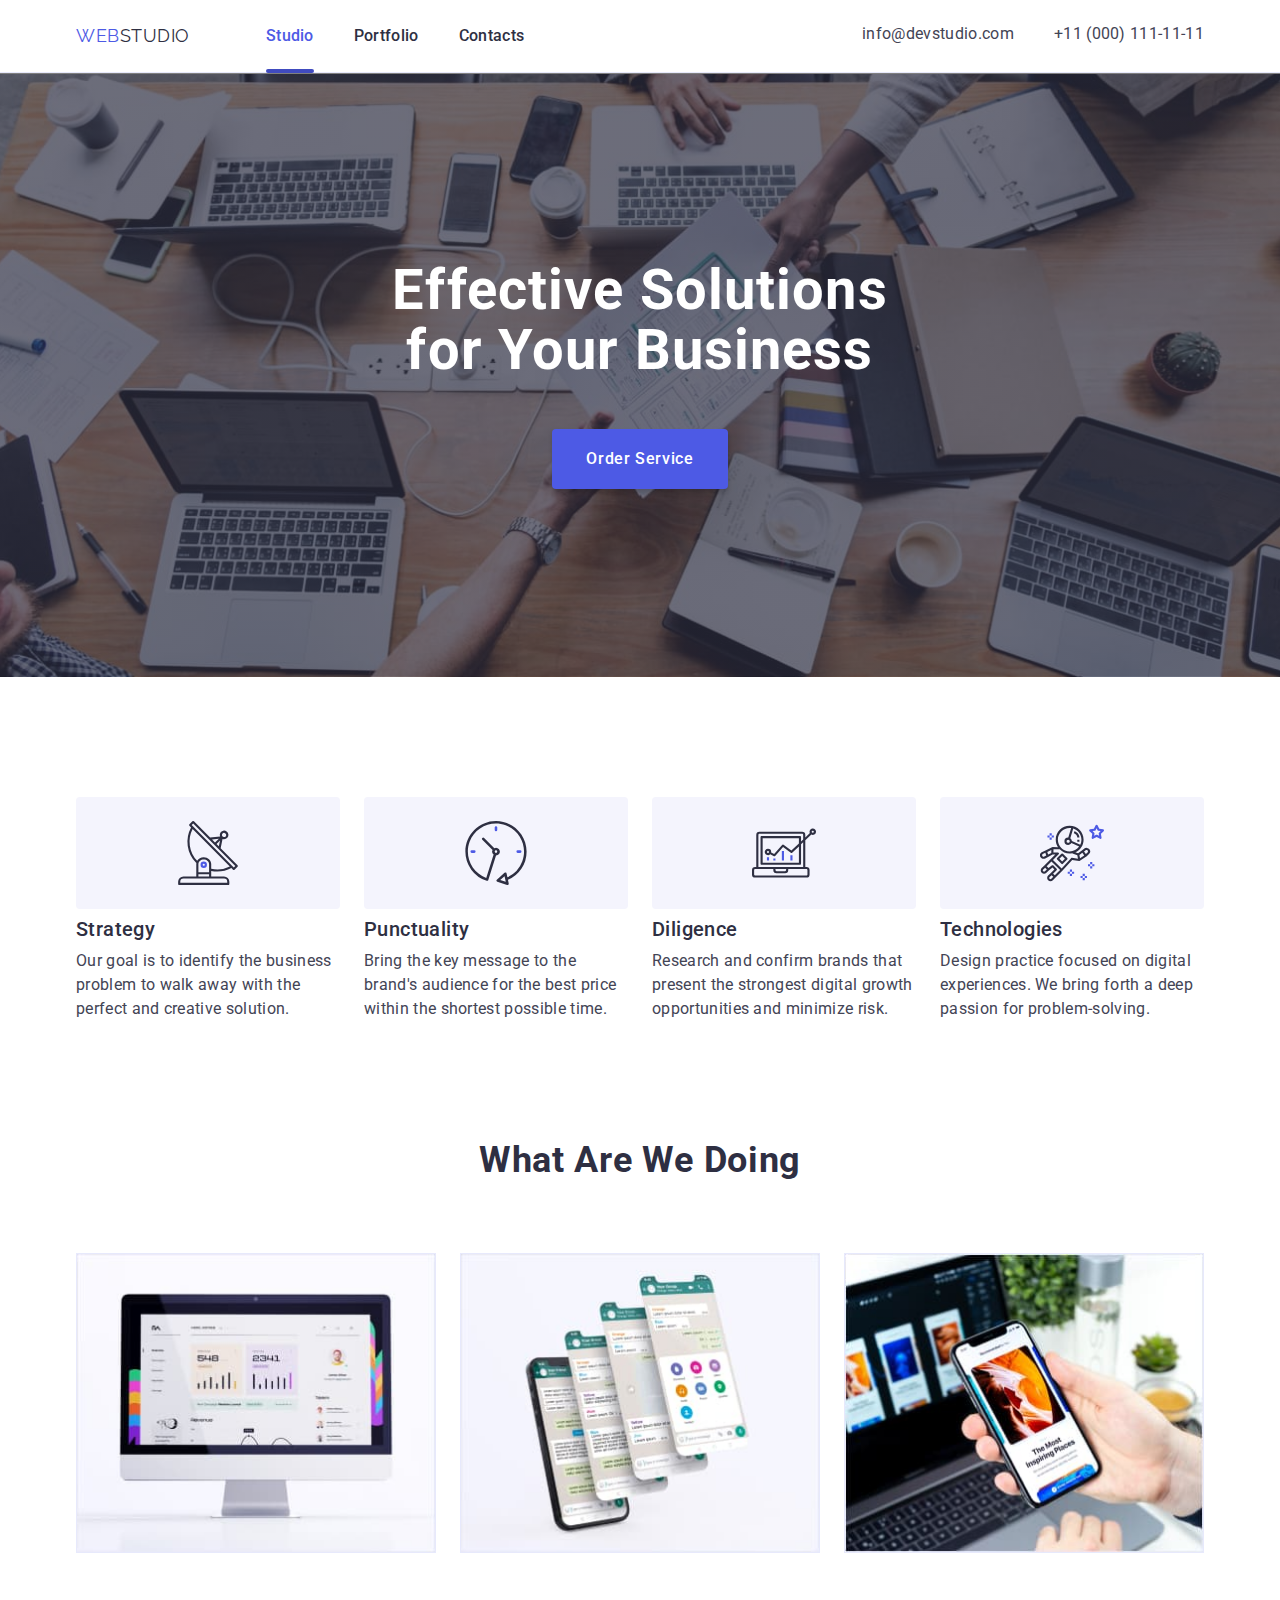
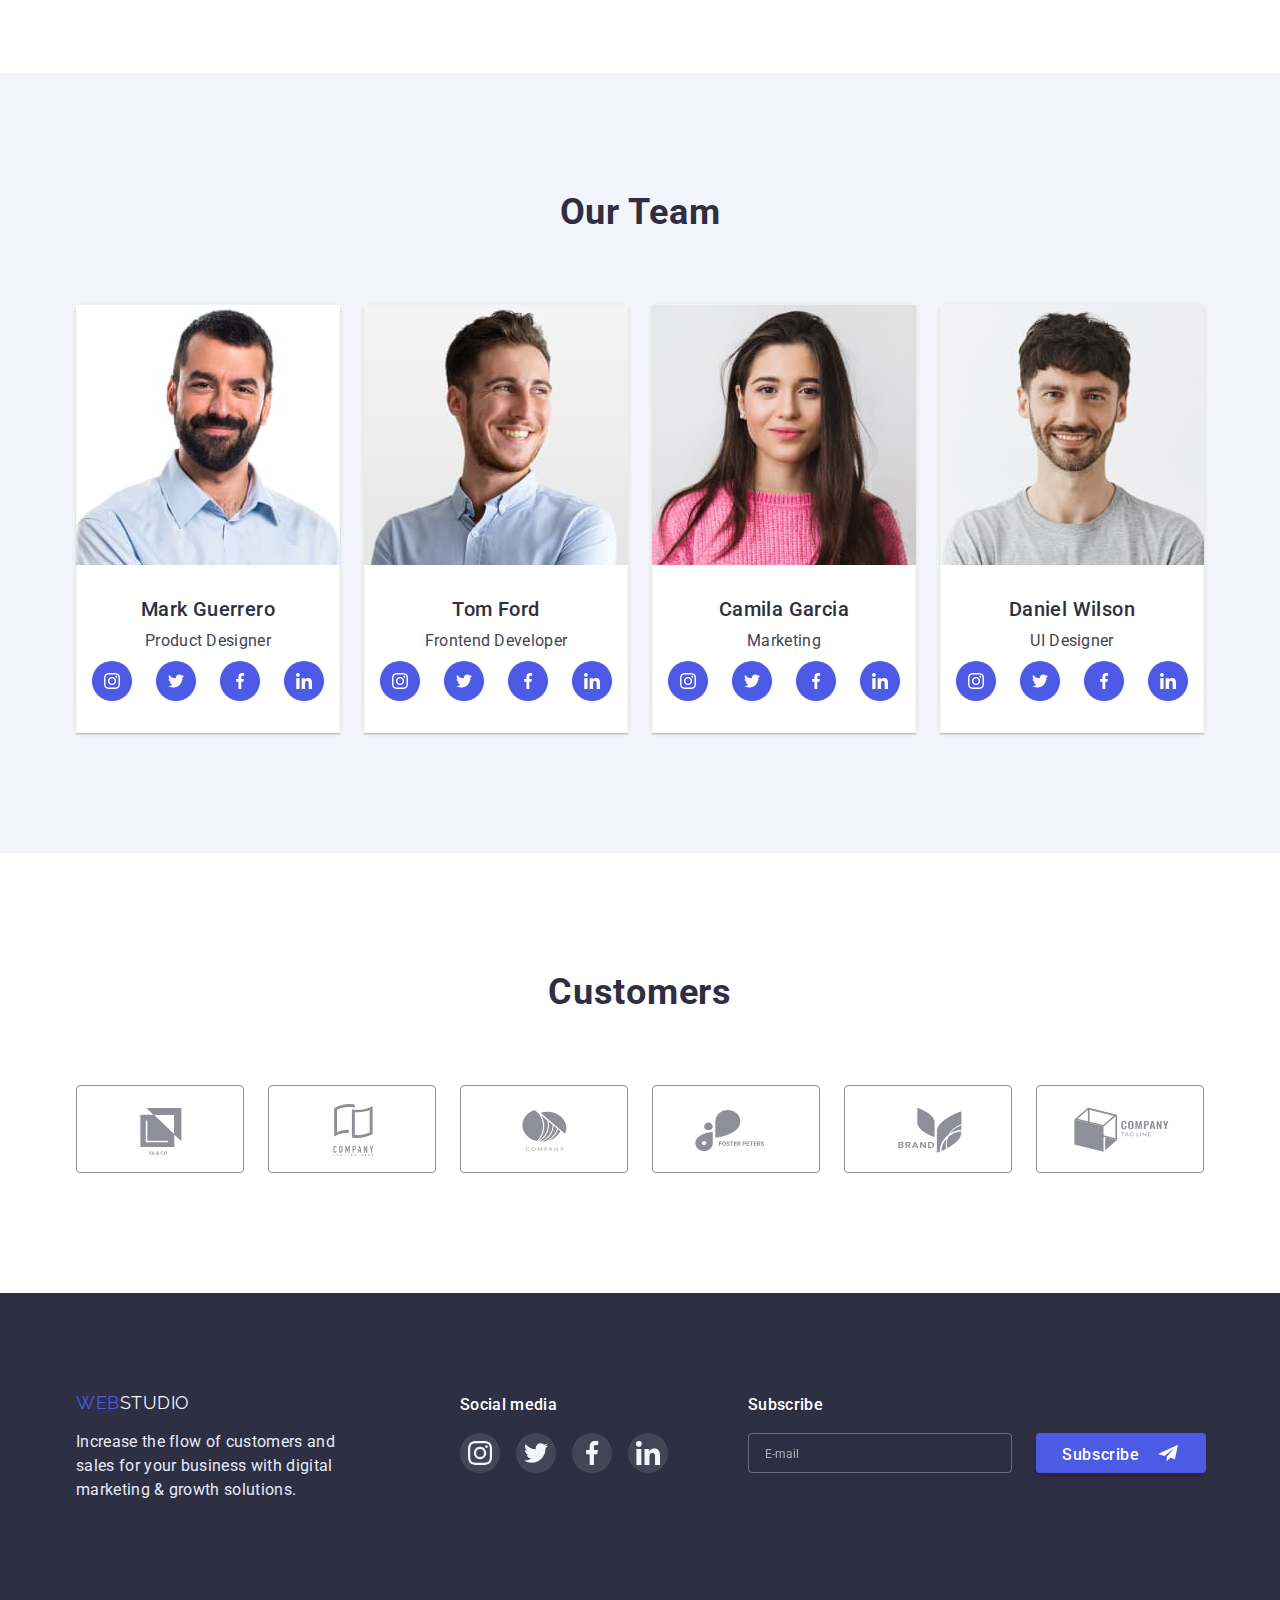
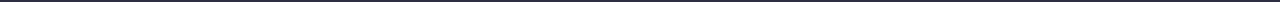
<file: index.html>
<!DOCTYPE html>
<html lang="en">
  <head>
    <meta charset="UTF-8" />
    <meta http-equiv="X-UA-Compatible" content="IE=edge" />
    <meta name="viewport" content="width=device-width, initial-scale=1.0" />
    <title>WEBSTUDIO</title>
    <link rel="preconnect" href="https://fonts.googleapis.com" />
    <link rel="preconnect" href="https://fonts.gstatic.com" crossorigin />
    <link
      href="https://fonts.googleapis.com/css2?family=Raleway:wght@800&family=Roboto:wght@400;500;700;900&display=swap"
      rel="stylesheet"
    />
    <link
      rel="stylesheet"
      href="https://cdnjs.cloudflare.com/ajax/libs/modern-normalize/1.1.0/modern-normalize.min.css"
    />
    <link rel="stylesheet" href="./css/style.css" />
    <link rel="stylesheet" href="./css/mobile.css" />
    <link rel="stylesheet" href="./css/tablet.css" />
    <link rel="stylesheet" href="./css/desktop.css" />
  </head>

  <body>
    <!-----Header----->
    <header class="header">
      <div class="container header-container">
        <nav class="header-nav">
          <a href="" class="header-logo link logo">
            <span class="primary">Web</span>Studio</a
          >
          <ul class="header-list list">
            <li class="header-item">
              <a href="./index.html" class="header-link link current">Studio</a>
            </li>
            <li class="header-item">
              <a href="./portfolio.html" class="header-link link">Portfolio</a>
            </li>
            <li class="header-item">
              <a href="./contacts" class="header-link link">Contacts</a>
            </li>
          </ul>
        </nav>
        <button type="button" class="mobile-menu-open" data-menu-open>
          <svg class="mobile-menu-open-icon" width="32" height="22">
            <use href="./images/icons.svg#icon-burger"></use>
          </svg>
        </button>

        <ul class="header-info-list list">
          <li class="info-item">
            <a
              href="mailto:info@devstudio.com"
              class="header-info header-mail link"
              >info@devstudio.com</a
            >
          </li>
          <li class="info-item">
            <a href="tel:+110001111111" class="header-info link"
              >+11 (000) 111-11-11</a
            >
          </li>
        </ul>
      </div>

      <div class="mobile-menu is-hidden" data-menu>
        <div class="container">
          <div class="mobile-menu-top">
            <button type="button" class="mobile-menu-close-btn" data-menu-close>
              <svg class="mobile-menu-close-icon" width="8" height="8">
                <use href="./images/icons.svg#close-btn-modal"></use>
              </svg>
            </button>
            <nav>
              <ul class="menu-list list">
                <li class="menu-item">
                  <a href="./index.html" class="menu-link link current"
                    >Studio</a
                  >
                </li>
                <li class="menu-item">
                  <a href="./portfolio.html" class="menu-link link"
                    >Portfolio</a
                  >
                </li>
                <li class="menu-item">
                  <a href="./contacts" class="menu-link link">Contacts</a>
                </li>
              </ul>
            </nav>
          </div>

          <div class="mobile-menu-bottom">
            <ul class="menu-info-list list">
              <li class="menu-info-item">
                <a href="tel:+110001111111" class="menu-info-tel link"
                  >+11 (000) 111-11-11</a
                >
              </li>
              <li class="menu-info-item">
                <a href="mailto:info@devstudio.com" class="menu-info-mail link"
                  >info@devstudio.com</a
                >
              </li>
            </ul>

            <ul class="menu-icon-list list">
              <li class="menu-icon-item">
                <a href="" class="menu-icon-link">
                  <svg class="menu-icon-svg" width="24" height="24">
                    <use href="./images/icons.svg#icon-instagram"></use>
                  </svg>
                </a>
              </li>
              <li class="menu-icon-item">
                <a href="" class="menu-icon-link">
                  <svg class="menu-icon-svg" width="24" height="24">
                    <use href="./images/icons.svg#icon-twitter"></use>
                  </svg>
                </a>
              </li>
              <li class="menu-icon-item">
                <a href="" class="menu-icon-link">
                  <svg class="menu-icon-svg" width="24" height="24">
                    <use href="./images/icons.svg#icon-facebook"></use>
                  </svg>
                </a>
              </li>
              <li class="menu-icon-item">
                <a href="" class="menu-icon-link">
                  <svg class="menu-icon-svg" width="24" height="24">
                    <use href="./images/icons.svg#icon-linkedin"></use>
                  </svg>
                </a>
              </li>
            </ul>
          </div>
        </div>
      </div>
    </header>

    <main>
      <!-----Hero----->
      <section class="hero section hero-overlay">
        <div class="hero-container container">
          <h1 class="hero-title">Effective Solutions for Your Business</h1>
          <button type="button" class="hero-btn button" data-modal-open>
            Order Service
          </button>
        </div>
      </section>

      <!-----Strategy----->
      <section class="strategy section">
        <div class="container">
          <h2 class="strategy-title visually-hidden">
            Our main principles in work
          </h2>
          <ul class="strategy-list list">
            <li class="strategy-item icon-strategy">
              <div class="strategy-container">
                <h3 class="strategy-subtitle subtitle">Strategy</h3>
                <p class="strategy-text text">
                  Our goal is to identify the business problem to walk away with
                  the perfect and creative solution.
                </p>
              </div>
            </li>
            <li class="strategy-item icon-punctuality">
              <div class="strategy-container">
                <h3 class="strategy-subtitle subtitle">Punctuality</h3>
                <p class="strategy-text text">
                  Bring the key message to the brand's audience for the best
                  price within the shortest possible time.
                </p>
              </div>
            </li>
            <li class="strategy-item icon-diligence">
              <div class="strategy-container">
                <h3 class="strategy-subtitle subtitle">Diligence</h3>
                <p class="strategy-text text">
                  Research and confirm brands that present the strongest digital
                  growth opportunities and minimize risk.
                </p>
              </div>
            </li>
            <li class="strategy-item icon-technologies">
              <div class="strategy-container">
                <h3 class="strategy-subtitle subtitle">Technologies</h3>
                <p class="strategy-text text">
                  Design practice focused on digital experiences. We bring forth
                  a deep passion for problem-solving.
                </p>
              </div>
            </li>
          </ul>
        </div>
      </section>

      <!-----Result----->
      <section class="result section">
        <div class="container">
          <h2 class="result-title title">What are we doing</h2>
          <ul class="result-list list">
            <li class="result-item">
              <img
                class="result-img"
                srcset="./images/product1@2x.jpg 2x"
                src="./images/product1.jpg"
                alt="The monitor shows the website"
                width="360"
                height="300"
              />
            </li>
            <li class="result-item">
              <img
                class="result-img"
                srcset="./images/product2@2x.jpg 2x"
                src="./images/product2.jpg"
                alt="The messenger in a smartphone"
                width="360"
                height="300"
              />
            </li>
            <li class="result-item">
              <img
                class="result-img"
                srcset="./images/product3@2x.jpg 2x"
                src="./images/product3.jpg"
                alt="Multiplatform apps on the computer and the phone"
                width="360"
                height="300"
              />
            </li>
          </ul>
        </div>
      </section>

      <!-----Team----->
      <section class="team section">
        <div class="container">
          <h2 class="team-title title">Our team</h2>
          <ul class="team-list list">
            <li class="team-item">
              <img
                class="team-img"
                srcset="
                  ./images/foto-team1.jpg    1x,
                  ./images/foto-team1@2x.jpg 2x
                "
                src="./images/foto-team1.jpg"
                alt="Mark Guerrero"
                width="264"
                height="260"
              />
              <div class="team-container">
                <h3 class="team-subtitle subtitle">Mark Guerrero</h3>
                <p class="team-text text">Product Designer</p>
                <ul class="team-icon-list list">
                  <li class="team-icon-item">
                    <a href="" class="team-icon-link">
                      <svg class="team-icon-svg" width="16" height="16">
                        <use href="./images/icons.svg#icon-instagram"></use>
                      </svg>
                    </a>
                  </li>
                  <li class="team-icon-item">
                    <a href="" class="team-icon-link">
                      <svg class="team-icon-svg" width="16" height="16">
                        <use href="./images/icons.svg#icon-twitter"></use>
                      </svg>
                    </a>
                  </li>
                  <li class="team-icon-item">
                    <a href="" class="team-icon-link">
                      <svg class="team-icon-svg" width="16" height="16">
                        <use href="./images/icons.svg#icon-facebook"></use>
                      </svg>
                    </a>
                  </li>
                  <li class="team-icon-item">
                    <a href="" class="team-icon-link">
                      <svg class="team-icon-svg" width="16" height="16">
                        <use href="./images/icons.svg#icon-linkedin"></use>
                      </svg>
                    </a>
                  </li>
                </ul>
              </div>
            </li>

            <li class="team-item">
              <img
                class="team-img"
                srcset="
                  ./images/foto-team2.jpg    1x,
                  ./images/foto-team2@2x.jpg 2x
                "
                src="./images/foto-team2.jpg"
                alt="Tom Ford"
                width="264"
                height="260"
              />
              <div class="team-container">
                <h3 class="team-subtitle subtitle">Tom Ford</h3>
                <p class="team-text text">Frontend Developer</p>
                <ul class="team-icon-list list">
                  <li class="team-icon-item">
                    <a href="" class="team-icon-link">
                      <svg class="team-icon-svg" width="16" height="16">
                        <use href="./images/icons.svg#icon-instagram"></use>
                      </svg>
                    </a>
                  </li>
                  <li class="team-icon-item">
                    <a href="" class="team-icon-link">
                      <svg class="team-icon-svg" width="16" height="16">
                        <use href="./images/icons.svg#icon-twitter"></use>
                      </svg>
                    </a>
                  </li>
                  <li class="team-icon-item">
                    <a href="" class="team-icon-link">
                      <svg class="team-icon-svg" width="16" height="16">
                        <use href="./images/icons.svg#icon-facebook"></use>
                      </svg>
                    </a>
                  </li>
                  <li class="team-icon-item">
                    <a href="" class="team-icon-link">
                      <svg class="team-icon-svg" width="16" height="16">
                        <use href="./images/icons.svg#icon-linkedin"></use>
                      </svg>
                    </a>
                  </li>
                </ul>
              </div>
            </li>
            <li class="team-item">
              <img
                class="team-img"
                srcset="
                  ./images/foto-team3.jpg    1x,
                  ./images/foto-team3@2x.jpg 2x
                "
                src="./images/foto-team3.jpg"
                alt="Camila Garcia"
                width="264"
                height="260"
              />
              <div class="team-container">
                <h3 class="team-subtitle subtitle">Camila Garcia</h3>
                <p class="team-text text">Marketing</p>
                <ul class="team-icon-list list">
                  <li class="team-icon-item">
                    <a href="" class="team-icon-link">
                      <svg class="team-icon-svg" width="16" height="16">
                        <use href="./images/icons.svg#icon-instagram"></use>
                      </svg>
                    </a>
                  </li>
                  <li class="team-icon-item">
                    <a href="" class="team-icon-link">
                      <svg class="team-icon-svg" width="16" height="16">
                        <use href="./images/icons.svg#icon-twitter"></use>
                      </svg>
                    </a>
                  </li>
                  <li class="team-icon-item">
                    <a href="" class="team-icon-link">
                      <svg class="team-icon-svg" width="16" height="16">
                        <use href="./images/icons.svg#icon-facebook"></use>
                      </svg>
                    </a>
                  </li>
                  <li class="team-icon-item">
                    <a href="" class="team-icon-link">
                      <svg class="team-icon-svg" width="16" height="16">
                        <use href="./images/icons.svg#icon-linkedin"></use>
                      </svg>
                    </a>
                  </li>
                </ul>
              </div>
            </li>
            <li class="team-item">
              <img
                class="team-img"
                srcset="
                  ./images/foto-team4.jpg    1x,
                  ./images/foto-team4@2x.jpg 2x
                "
                src="./images/foto-team4.jpg"
                alt="Daniel Wilson"
                width="264"
                height="260"
              />
              <div class="team-container">
                <h3 class="team-subtitle subtitle">Daniel Wilson</h3>
                <p class="team-text text">UI Designer</p>
                <ul class="team-icon-list list">
                  <li class="team-icon-item">
                    <a href="" class="team-icon-link">
                      <svg class="team-icon-svg" width="16" height="16">
                        <use href="./images/icons.svg#icon-instagram"></use>
                      </svg>
                    </a>
                  </li>
                  <li class="team-icon-item">
                    <a href="" class="team-icon-link">
                      <svg class="team-icon-svg" width="16" height="16">
                        <use href="./images/icons.svg#icon-twitter"></use>
                      </svg>
                    </a>
                  </li>
                  <li class="team-icon-item">
                    <a href="" class="team-icon-link">
                      <svg class="team-icon-svg" width="16" height="16">
                        <use href="./images/icons.svg#icon-facebook"></use>
                      </svg>
                    </a>
                  </li>
                  <li class="team-icon-item">
                    <a href="" class="team-icon-link">
                      <svg class="team-icon-svg" width="16" height="16">
                        <use href="./images/icons.svg#icon-linkedin"></use>
                      </svg>
                    </a>
                  </li>
                </ul>
              </div>
            </li>
          </ul>
        </div>
      </section>

      <!-----Customers----->
      <section class="customers section">
        <div class="container">
          <h2 class="customers-title title">Customers</h2>
          <ul class="customers-list list">
            <li class="customers-item">
              <a href="" class="customers-link link">
                <svg class="customers-icon-svg" width="104" height="56">
                  <use href="./images/icons.svg#icon-ya-co"></use>
                </svg>
              </a>
            </li>
            <li class="customers-item">
              <a href="" class="customers-link link">
                <svg class="customers-icon-svg" width="104" height="56">
                  <use href="./images/icons.svg#icon-tagline-here"></use>
                </svg>
              </a>
            </li>
            <li class="customers-item">
              <a href="" class="customers-link link">
                <svg class="customers-icon-svg" width="104" height="56">
                  <use href="./images/icons.svg#icon-company"></use>
                </svg>
              </a>
            </li>
            <li class="customers-item">
              <a href="" class="customers-link link">
                <svg class="customers-icon-svg" width="104" height="56">
                  <use href="./images/icons.svg#icon-foster-peters"></use>
                </svg>
              </a>
            </li>
            <li class="customers-item">
              <a href="" class="customers-link link">
                <svg class="customers-icon-svg" width="104" height="56">
                  <use href="./images/icons.svg#icon-brand"></use>
                </svg>
              </a>
            </li>
            <li class="customers-item">
              <a href="" class="customers-link link">
                <svg class="customers-icon-svg" width="104" height="56">
                  <use href="./images/icons.svg#icon-tag-line"></use>
                </svg>
              </a>
            </li>
          </ul>
        </div>
      </section>
    </main>

    <!-----Footer----->
    <footer class="footer">
      <div class="footer-container container">
        <div class="footer-container-logo">
          <a class="footer-logo link logo" href=""
            ><span class="primary">Web</span>Studio</a
          >
          <p class="footer-text text">
            Increase the flow of customers and sales for your business with
            digital marketing & growth solutions.
          </p>
        </div>
        <div class="footer-container-icon">
          <p class="footer-title text">Social media</p>
          <ul class="footer-icon-list list">
            <li class="footer-icon-item">
              <a href="" class="footer-icon-link">
                <svg class="footer-icon-svg" width="24" height="24">
                  <use href="./images/icons.svg#icon-instagram"></use>
                </svg>
              </a>
            </li>
            <li class="footer-icon-item">
              <a href="" class="footer-icon-link">
                <svg class="footer-icon-svg" width="24" height="24">
                  <use href="./images/icons.svg#icon-twitter"></use>
                </svg>
              </a>
            </li>
            <li class="footer-icon-item">
              <a href="" class="footer-icon-link">
                <svg class="footer-icon-svg" width="24" height="24">
                  <use href="./images/icons.svg#icon-facebook"></use>
                </svg>
              </a>
            </li>
            <li class="footer-icon-item">
              <a href="" class="footer-icon-link">
                <svg class="footer-icon-svg" width="24" height="24">
                  <use href="./images/icons.svg#icon-linkedin"></use>
                </svg>
              </a>
            </li>
          </ul>
        </div>
        <div class="footer-container-mail">
          <p class="footer-title text">Subscribe</p>
          <form class="footer-form">
            <label class="footer-form-label">
              <input
                type="email"
                class="footer-form-email"
                name="user_email"
                placeholder="E-mail"
              />
            </label>
            <button type="submit" class="footer-form-btn button">
              <span class="footer-btn-text">Subscribe</span>
              <svg class="footer-plane-icon" width="24" height="20">
                <use href="./images/icons.svg#plane-icon-footer"></use>
              </svg>
            </button>
          </form>
        </div>
      </div>
    </footer>

    <!-----Modal----->
    <div class="backdrop is-hidden" data-modal>
      <div class="modal-container">
        <button type="button" class="close-btn-modal" data-modal-close>
          <svg class="close-btn-modal-svg" width="8" height="8">
            <use href="./images/icons.svg#close-btn-modal"></use>
          </svg>
        </button>
        <form class="modal-form">
          <p class="modal-form-mission">
            Leave your contacts and we will call you back
          </p>

          <label class="modal-form-label">
            <span class="modal-text">Name</span>
            <span class="modal-icon-wrap">
              <input
                type="text"
                class="modal-form-input"
                name="user_name"
                required
                pattern="^[a-zA-Zа-яА-Я]+$"
                minlength="2"
              />
              <svg class="modal-icon-svg" width="18" height="18">
                <use href="./images/icons.svg#icon-user-name"></use>
              </svg>
            </span>
          </label>

          <label class="modal-form-label">
            <span class="modal-text">Phone</span>
            <span class="modal-icon-wrap">
              <input
                type="tel"
                class="modal-form-input"
                name="user_phone"
                required
                pattern="[0-9]{3}-[0-9]{3}-[0-9]{2}-[0-9]{2}"
                title="xxx-xxx-xx-xx"
              />
              <svg class="modal-icon-svg" width="18" height="24">
                <use href="./images/icons.svg#icon-user-phone"></use>
              </svg>
            </span>
          </label>

          <label class="modal-form-label">
            <span class="modal-text">Email</span>
            <span class="modal-icon-wrap">
              <input type="email" class="modal-form-input" name="user_email" />
              <svg class="modal-icon-svg" width="18" height="24">
                <use href="./images/icons.svg#icon-user-email"></use>
              </svg>
            </span>
          </label>

          <label class="comment-label">
            <span class="modal-text">Comment</span>
            <textarea
              class="textarea-comment modal-form-input"
              name="user_comment"
              placeholder="Text input"
            ></textarea>
          </label>

          <input
            type="checkbox"
            class="modal-check-input visually-hidden"
            name="user_policy"
            id="user_checkbox"
            value="true"
          />
          <label class="modal-check-label modal-text" for="user_checkbox"
            >I accept the terms and conditions of the&nbsp;
            <a href="" class="modal-form-link">Privacy Policy</a></label
          >

          <button type="submit" class="modal-send-btn button">Send</button>
        </form>
      </div>
    </div>
    <script src="./js/modal.js"></script>
    <script src="./js/mobile-menu.js"></script>
  </body>
</html>
</file>
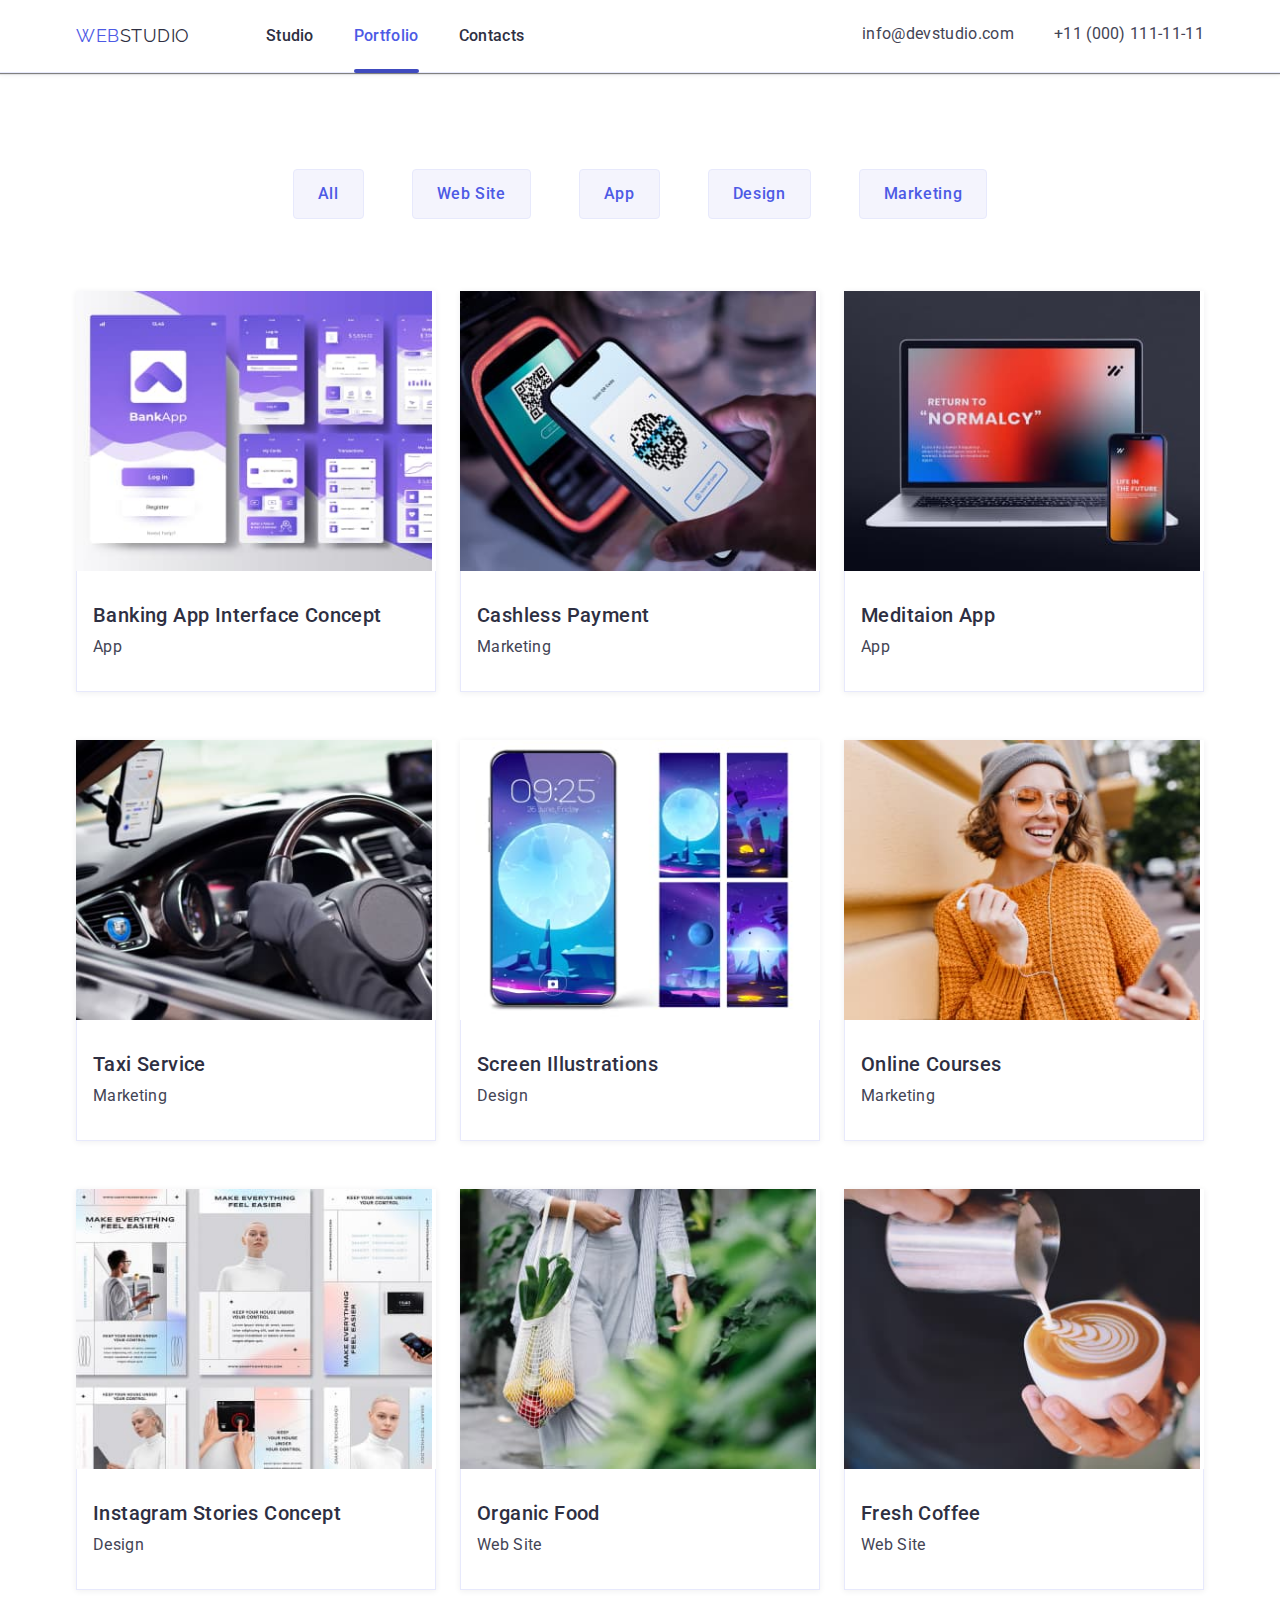
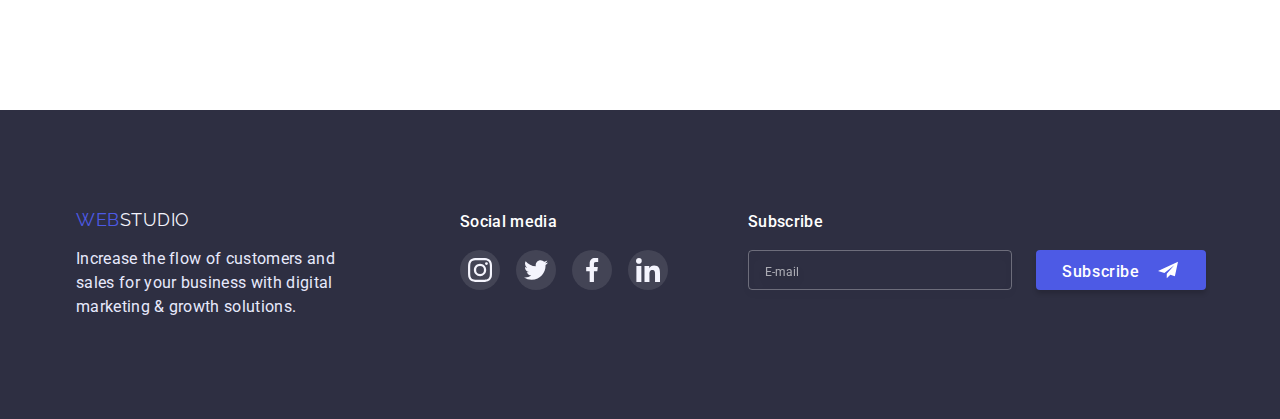
<file: portfolio.html>
<!DOCTYPE html>
<html lang="en">
  <head>
    <meta charset="UTF-8" />
    <meta http-equiv="X-UA-Compatible" content="IE=edge" />
    <meta name="viewport" content="width=device-width, initial-scale=1.0" />
    <title>WEBSTUDIO-portfolio</title>
    <link rel="preconnect" href="https://fonts.googleapis.com" />
    <link rel="preconnect" href="https://fonts.gstatic.com" crossorigin />
    <link
      href="https://fonts.googleapis.com/css2?family=Raleway:wght@800&family=Roboto:wght@400;500;700;900&display=swap"
      rel="stylesheet"
    />
    <link
      rel="stylesheet"
      href="https://cdnjs.cloudflare.com/ajax/libs/modern-normalize/1.1.0/modern-normalize.min.css"
    />
    <!-- <link rel="stylesheet" href="./css/portfolio.css" /> -->
    <link rel="stylesheet" href="./css/style.css" />
    <link rel="stylesheet" href="./css/mobile.css" />
    <link rel="stylesheet" href="./css/tablet.css" />
    <link rel="stylesheet" href="./css/desktop.css" />
  </head>

  <body>
    <!-----Header----->

    <!-- <header class="header">
      <div class="container header-container">
        <nav class="header-nav">
          <a href="" class="header-logo link logo"
            ><span class="primary">Web</span>Studio</a
          >

          <ul class="header-list list">
            <li class="header-item">
              <a href="./index.html" class="header-link link">Studio</a>
            </li>
            <li class="header-item">
              <a href="./portfolio.html" class="header-link link current"
                >Portfolio</a
              >
            </li>
            <li class="header-item">
              <a href="./contacts" class="header-link link">Contacts</a>
            </li>
          </ul>
        </nav>

        <ul class="header-info-list list">
          <li class="info-item">
            <a href="mailto:info@devstudio.com" class="header-info link"
              >info@devstudio.com</a
            >
          </li>
          <li class="info-item">
            <a href="tel:+110001111111" class="header-info link"
              >+11 (000) 111-11-11</a
            >
          </li>
        </ul>
      </div>
    </header> -->

    <header class="header">
      <div class="container header-container">
        <nav class="header-nav">
          <a href="" class="header-logo link logo">
            <span class="primary">Web</span>Studio</a
          >
          <ul class="header-list list">
            <li class="header-item">
              <a href="./index.html" class="header-link link">Studio</a>
            </li>
            <li class="header-item">
              <a href="./portfolio.html" class="header-link link current"
                >Portfolio</a
              >
            </li>
            <li class="header-item">
              <a href="./contacts" class="header-link link">Contacts</a>
            </li>
          </ul>
        </nav>
        <button type="button" class="mobile-menu-open" data-menu-open>
          <svg class="mobile-menu-open-icon" width="32" height="22">
            <use href="./images/icons.svg#icon-burger"></use>
          </svg>
        </button>

        <ul class="header-info-list list">
          <li class="info-item">
            <a
              href="mailto:info@devstudio.com"
              class="header-info header-mail link"
              >info@devstudio.com</a
            >
          </li>
          <li class="info-item">
            <a href="tel:+110001111111" class="header-info link"
              >+11 (000) 111-11-11</a
            >
          </li>
        </ul>
      </div>

      <div class="mobile-menu is-hidden" data-menu>
        <div class="container">
          <div class="mobile-menu-top">
            <button type="button" class="mobile-menu-close-btn" data-menu-close>
              <svg class="mobile-menu-close-icon" width="8" height="8">
                <use href="./images/icons.svg#close-btn-modal"></use>
              </svg>
            </button>
            <nav>
              <ul class="menu-list list">
                <li class="menu-item">
                  <a href="./index.html" class="menu-link link">Studio</a>
                </li>
                <li class="menu-item">
                  <a href="./portfolio.html" class="menu-link link current"
                    >Portfolio</a
                  >
                </li>
                <li class="menu-item">
                  <a href="./contacts" class="menu-link link">Contacts</a>
                </li>
              </ul>
            </nav>
          </div>

          <div class="mobile-menu-bottom">
            <ul class="menu-info-list list">
              <li class="menu-info-item">
                <a href="tel:+110001111111" class="menu-info-tel link"
                  >+11 (000) 111-11-11</a
                >
              </li>
              <li class="menu-info-item">
                <a href="mailto:info@devstudio.com" class="menu-info-mail link"
                  >info@devstudio.com</a
                >
              </li>
            </ul>

            <ul class="menu-icon-list list">
              <li class="menu-icon-item">
                <a href="" class="menu-icon-link">
                  <svg class="menu-icon-svg" width="24" height="24">
                    <use href="./images/icons.svg#icon-instagram"></use>
                  </svg>
                </a>
              </li>
              <li class="menu-icon-item">
                <a href="" class="menu-icon-link">
                  <svg class="menu-icon-svg" width="24" height="24">
                    <use href="./images/icons.svg#icon-twitter"></use>
                  </svg>
                </a>
              </li>
              <li class="menu-icon-item">
                <a href="" class="menu-icon-link">
                  <svg class="menu-icon-svg" width="24" height="24">
                    <use href="./images/icons.svg#icon-facebook"></use>
                  </svg>
                </a>
              </li>
              <li class="menu-icon-item">
                <a href="" class="menu-icon-link">
                  <svg class="menu-icon-svg" width="24" height="24">
                    <use href="./images/icons.svg#icon-linkedin"></use>
                  </svg>
                </a>
              </li>
            </ul>
          </div>
        </div>
      </div>
    </header>

    <main>
      <!-----Portfolio----->
      <section class="portfolio section">
        <div class="container">
          <h1 class="main-title visually-hidden main-title">Portfolio</h1>

          <ul class="filter-list list">
            <li class="filter-item">
              <button class="filter-btn button" type="button">All</button>
            </li>
            <li class="filter-item">
              <button class="filter-btn button" type="button">Web Site</button>
            </li>
            <li class="filter-item">
              <button class="filter-btn button" type="button">App</button>
            </li>
            <li class="filter-item">
              <button class="filter-btn button" type="button">Design</button>
            </li>
            <li class="filter-item">
              <button class="filter-btn button" type="button">Marketing</button>
            </li>
          </ul>
          <ul class="card-list list">
            <li class="card-item">
              <a href="" class="card-link link">
                <div class="card-overlay-container">
                  <img
                    class="card-img"
                    src="./images/card1.jpg"
                    alt="Bank app"
                    width="396"
                    height="300"
                  />
                  <p class="card-overlay text">
                    14 Stylish and User-Friendly App Design Concepts · Task
                    Manager App · Calorie Tracker App · Exotic Fruit Ecommerce
                    App · Cloud Storage App
                  </p>
                </div>
                <div class="card-container">
                  <h2 class="card-subtitle subtitle">
                    Banking App Interface Concept
                  </h2>
                  <p class="card-text text">App</p>
                </div>
              </a>
            </li>
            <li class="card-item">
              <a href="" class="card-link link">
                <div class="card-overlay-container">
                  <img
                    class="card-img"
                    src="./images/card2.jpg"
                    alt="Smartphone with QR code"
                    width="396"
                    height="300"
                  />
                  <p class="card-overlay text">
                    14 Stylish and User-Friendly App Design Concepts · Task
                    Manager App · Calorie Tracker App · Exotic Fruit Ecommerce
                    App · Cloud Storage App
                  </p>
                </div>
                <div class="card-container">
                  <h2 class="card-subtitle subtitle">Cashless Payment</h2>
                  <p class="card-text text">Marketing</p>
                </div>
              </a>
            </li>
            <li class="card-item">
              <a href="" class="card-link link">
                <div class="card-overlay-container">
                  <img
                    class="card-img"
                    src="./images/card3.jpg"
                    alt="Laptop and smartphone"
                    width="396"
                    height="300"
                  />
                  <p class="card-overlay text">
                    14 Stylish and User-Friendly App Design Concepts · Task
                    Manager App · Calorie Tracker App · Exotic Fruit Ecommerce
                    App · Cloud Storage App
                  </p>
                </div>
                <div class="card-container">
                  <h2 class="card-subtitle subtitle">Meditaion App</h2>
                  <p class="card-text text">App</p>
                </div>
              </a>
            </li>
            <li class="card-item">
              <a href="" class="card-link link">
                <div class="card-overlay-container">
                  <img
                    class="card-img"
                    src="./images/card4.jpg"
                    alt="Car's dashboard"
                    width="396"
                    height="300"
                  />
                  <p class="card-overlay text">
                    14 Stylish and User-Friendly App Design Concepts · Task
                    Manager App · Calorie Tracker App · Exotic Fruit Ecommerce
                    App · Cloud Storage App
                  </p>
                </div>
                <div class="card-container">
                  <h2 class="card-subtitle subtitle">Taxi Service</h2>
                  <p class="card-text text">Marketing</p>
                </div>
              </a>
            </li>
            <li class="card-item">
              <a href="" class="card-link link">
                <div class="card-overlay-container">
                  <img
                    class="card-img"
                    src="./images/card5.jpg"
                    alt="Images on smartphone"
                    width="396"
                    height="300"
                  />
                  <p class="card-overlay text">
                    14 Stylish and User-Friendly App Design Concepts · Task
                    Manager App · Calorie Tracker App · Exotic Fruit Ecommerce
                    App · Cloud Storage App
                  </p>
                </div>
                <div class="card-container">
                  <h2 class="card-subtitle subtitle">Screen Illustrations</h2>
                  <p class="card-text text">Design</p>
                </div>
              </a>
            </li>
            <li class="card-item">
              <a href="" class="card-link link">
                <div class="card-overlay-container">
                  <img
                    class="card-img"
                    src="./images/card6.jpg"
                    alt="Girl with earphones"
                    width="396"
                    height="300"
                  />
                  <p class="card-overlay text">
                    14 Stylish and User-Friendly App Design Concepts · Task
                    Manager App · Calorie Tracker App · Exotic Fruit Ecommerce
                    App · Cloud Storage App
                  </p>
                </div>
                <div class="card-container">
                  <h2 class="card-subtitle subtitle">Online Courses</h2>
                  <p class="card- text text">Marketing</p>
                </div>
              </a>
            </li>
            <li class="card-item">
              <a href="" class="card-link link">
                <div class="card-overlay-container">
                  <img
                    class="card-img"
                    src="./images/card7.jpg"
                    alt="Instagram Stories"
                    width="396"
                    height="300"
                  />
                  <p class="card-overlay text">
                    14 Stylish and User-Friendly App Design Concepts · Task
                    Manager App · Calorie Tracker App · Exotic Fruit Ecommerce
                    App · Cloud Storage App
                  </p>
                </div>
                <div class="card-container">
                  <h2 class="card-subtitle subtitle">
                    Instagram Stories Concept
                  </h2>
                  <p class="card- text text">Design</p>
                </div>
              </a>
            </li>
            <li class="card-item">
              <a href="" class="card-link link">
                <div class="card-overlay-container">
                  <img
                    class="card-img"
                    src="./images/card8.jpg"
                    alt="Women with groceries"
                    width="396"
                    height="300"
                  />
                  <p class="card-overlay text">
                    14 Stylish and User-Friendly App Design Concepts · Task
                    Manager App · Calorie Tracker App · Exotic Fruit Ecommerce
                    App · Cloud Storage App
                  </p>
                </div>
                <div class="card-container">
                  <h2 class="card-subtitle subtitle">Organic Food</h2>
                  <p class="card- text text">Web Site</p>
                </div>
              </a>
            </li>
            <li class="card-item">
              <a href="" class="card-link link">
                <div class="card-overlay-container">
                  <img
                    class="card-img"
                    src="./images/card9.jpg"
                    alt="Cap of coffee"
                    width="396"
                    height="300"
                  />
                  <p class="card-overlay text">
                    14 Stylish and User-Friendly App Design Concepts · Task
                    Manager App · Calorie Tracker App · Exotic Fruit Ecommerce
                    App · Cloud Storage App
                  </p>
                </div>
                <div class="card-container">
                  <h2 class="card-subtitle subtitle">Fresh Coffee</h2>
                  <p class="card- text text">Web Site</p>
                </div>
              </a>
            </li>
          </ul>
        </div>
      </section>
    </main>
    <!-----Footer----->
    <!-- <footer class="footer">
      <div class="footer-container container">
        <div class="footer-container-logo">
          <a class="footer-logo link logo" href=""
            ><span class="primary">Web</span>Studio</a
          >
          <p class="footer-text text">
            Increase the flow of customers and sales for your business with
            digital marketing & growth solutions.
          </p>
        </div>
        <div class="footer-container-icon">
          <p class="footer-title text">Social media</p>
          <ul class="footer-icon-list list">
            <li class="footer-icon-item">
              <a href="" class="footer-icon-link">
                <svg class="footer-icon-svg" width="24" height="24">
                  <use href="./images/icons.svg#icon-instagram"></use>
                </svg>
              </a>
            </li>
            <li class="footer-icon-item">
              <a href="" class="footer-icon-link">
                <svg class="footer-icon-svg" width="24" height="24">
                  <use href="./images/icons.svg#icon-twitter"></use>
                </svg>
              </a>
            </li>
            <li class="footer-icon-item">
              <a href="" class="footer-icon-link">
                <svg class="footer-icon-svg" width="24" height="24">
                  <use href="./images/icons.svg#icon-facebook"></use>
                </svg>
              </a>
            </li>
            <li class="footer-icon-item">
              <a href="" class="footer-icon-link">
                <svg class="footer-icon-svg" width="24" height="24">
                  <use href="./images/icons.svg#icon-linkedin"></use>
                </svg>
              </a>
            </li>
          </ul>
        </div>
        <div class="footer-container-mail">
          <p class="footer-title text">Subscribe</p>
          <form class="footer-form">
            <label class="footer-form-label">
              <input
                type="email"
                class="footer-form-email"
                name="user_email"
                placeholder="E-mail"
              />
            </label>
            <button type="submit" class="footer-form-btn button">
              <span class="footer-btn-text">Subscribe</span>
              <svg class="footer-plane-icon" width="24" height="20">
                <use href="./images/icons.svg#plane-icon-footer"></use>
              </svg>
            </button>
          </form>
        </div>
      </div>
    </footer> -->

    <footer class="footer">
      <div class="footer-container container">
        <div class="footer-container-logo">
          <a class="footer-logo link logo" href=""
            ><span class="primary">Web</span>Studio</a
          >
          <p class="footer-text text">
            Increase the flow of customers and sales for your business with
            digital marketing & growth solutions.
          </p>
        </div>
        <div class="footer-container-icon">
          <p class="footer-title text">Social media</p>
          <ul class="footer-icon-list list">
            <li class="footer-icon-item">
              <a href="" class="footer-icon-link">
                <svg class="footer-icon-svg" width="24" height="24">
                  <use href="./images/icons.svg#icon-instagram"></use>
                </svg>
              </a>
            </li>
            <li class="footer-icon-item">
              <a href="" class="footer-icon-link">
                <svg class="footer-icon-svg" width="24" height="24">
                  <use href="./images/icons.svg#icon-twitter"></use>
                </svg>
              </a>
            </li>
            <li class="footer-icon-item">
              <a href="" class="footer-icon-link">
                <svg class="footer-icon-svg" width="24" height="24">
                  <use href="./images/icons.svg#icon-facebook"></use>
                </svg>
              </a>
            </li>
            <li class="footer-icon-item">
              <a href="" class="footer-icon-link">
                <svg class="footer-icon-svg" width="24" height="24">
                  <use href="./images/icons.svg#icon-linkedin"></use>
                </svg>
              </a>
            </li>
          </ul>
        </div>
        <div class="footer-container-mail">
          <p class="footer-title text">Subscribe</p>
          <form class="footer-form">
            <label class="footer-form-label">
              <input
                type="email"
                class="footer-form-email"
                name="user_email"
                placeholder="E-mail"
              />
            </label>
            <button type="submit" class="footer-form-btn button">
              <span class="footer-btn-text">Subscribe</span>
              <svg class="footer-plane-icon" width="24" height="20">
                <use href="./images/icons.svg#plane-icon-footer"></use>
              </svg>
            </button>
          </form>
        </div>
      </div>
    </footer>
    <script src="./js/mobile-menu.js"></script>
  </body>
</html>
</file>
<file: css/style.css>
:root {
  --dark-color: #2e2f42;
  --primary-brand-color: #4d5ae5;
  --pressed-state-color: #404bbf;
  --text-color: #434455;
  --light-color: #f4f4fd;
  --contrast-color: #ffffff;
  --accent-color: #e7e9fc;
  --light-slate-color: #8e8f99;
  --success-color: #31d0aa;
  --transition-dur-and-func: 250ms cubic-bezier(0.4, 0, 0.2, 1);
}

body {
  font-family: "Roboto", sans-serif;
  color: var(--text-color);
}

h1,
h2,
h3,
p {
  margin-top: 0;
  margin-bottom: 0;
}

ul {
  margin-top: 0;
  margin-bottom: 0;
  padding-left: 0;
  box-sizing: border-box;
}

img {
  display: block;
  max-width: 100%;
  height: auto;
}

.container {
  padding-left: 15px;
  padding-right: 15px;
  margin-left: auto;
  margin-right: auto;

}

.list {
  padding: 0;
  margin: 0;
  list-style: none;
}

.link {
  text-decoration: none;
}

.visually-hidden {
  position: absolute;
  width: 1px;
  height: 1px;
  margin: -1px;
  border: 0;
  padding: 0;

  white-space: nowrap;
  clip-path: inset(100%);
  clip: rect(0 0 0 0);
  overflow: hidden;
}

.title {
  font-size: 36px;
  line-height: 1.11;
  text-align: center;
  letter-spacing: 0.02em;
  text-transform: capitalize;
  color: var(--dark-color);

  margin-bottom: 72px;
}

.subtitle {
  font-weight: 500;
  font-size: 20px;
  line-height: 1.2;
  letter-spacing: 0.02em;
  color: var(--dark-color);

  margin-bottom: 8px;
}

.text {
  font-size: 16px;
  line-height: 1.5;
  letter-spacing: 0.02em;
  color: var(--text-color);
}

.button {
  font-family: inherit;
  font-weight: 500;
  font-size: 16px;
  line-height: 1.5;
  letter-spacing: 0.04em;
  border-radius: 4px;
  cursor: pointer;
}

/* -----Header----- */

.header {
  background-color: var(--contrast-color);
  border-bottom: 1px solid var(--accent-color);
  box-shadow: 0px 2px 1px rgba(46, 47, 66, 0.08),
    0px 1px 1px rgba(46, 47, 66, 0.16), 0px 1px 6px rgba(46, 47, 66, 0.08);

  outline: 1px solid gray;
}

.header-container {
  display: flex;
  align-items: center;
  justify-content: space-between;
}

.header-nav {
  display: flex;
  align-items: center;
}

.logo {
  font-family: "Raleway", sans-serif;
  font-size: 18px;
  letter-spacing: 0.03em;
  text-transform: uppercase;
}

.header-logo {
  display: block;
  line-height: 1.16;
  color: var(--dark-color);
}

.primary {
  color: var(--primary-brand-color);
}

/* -----Hero----- */

.hero {
  padding-top: 112px;
  padding-bottom: 112px;
  text-align: center;
  background-color: var(--dark-color);
}

.hero-overlay {
  width: 100%;
  margin-left: auto;
  margin-right: auto;
  background-image: linear-gradient(
      to right,
      rgba(46, 47, 66, 0.7),
      rgba(46, 47, 66, 0.7)
    ),
    url(../images/hero-bg-mob-1x.jpg);
  background-repeat: no-repeat;
  background-position: center;
  background-size: cover;
}

@media (min-device-pixel-ratio: 2),
  (min-resolution: 192dpi),
  (min-resolution: 2dppx) {
  .hero-overlay {
    background-image: linear-gradient(
        to right,
        rgba(46, 47, 66, 0.7),
        rgba(46, 47, 66, 0.7)
      ),
      url(../images/hero-bg-mob-2x.jpg);
  }
}

.hero-title {
  max-width: 350px;
  font-size: 36px;
  line-height: 1.11;
  text-align: center;
  letter-spacing: 0.02em;
  color: var(--contrast-color);

  margin-bottom: 72px;
  margin-left: auto;
  margin-right: auto;
}

.hero-btn,
.footer-form-btn,
.modal-send-btn {
  color: var(--contrast-color);
  background-color: var(--primary-brand-color);
  border-color: transparent;
  box-shadow: 0px 4px 4px rgba(0, 0, 0, 0.15);
  padding: 16px 32px;
  min-width: 170px;

  transition: background-color var(--transition-dur-and-func);
}

.hero-btn:hover,
.hero-btn:focus,
.footer-form-btn:hover,
.footer-form-btn:focus,
.modal-send-btn:hover,
.modal-send-btn:focus {
  color: var(--contrast-color);
  background-color: var(--pressed-state-color);
  border-color: transparent;
  box-shadow: 0px 4px 4px rgba(0, 0, 0, 0.15);
}

/* -----Strategy-----*/
.strategy {
  padding-top: 96px;
  padding-bottom: 96px;
  background-color: var(--contrast-color);
}

.strategy-list {
  display: flex;
  flex-wrap: wrap;
  row-gap: 72px;
}

.strategy-subtitle {
  font-weight: 700;
  font-size: 36px;
  line-height: 1.11;
  text-align: center;
  letter-spacing: 0.02em;
  color: var(--dark-color);
}
.strategy-text {
  font-weight: 500;
  font-size: 16px;
  line-height: 1.5;
  letter-spacing: 0.02em;
  color: var(--text-color);
}

/* -----Result----- */

@media screen and (max-width: 1199px) {
  .result {
    display: none;
  }
}

/* -----Team----- */

.team {
  padding-top: 96px;
  padding-bottom: 128px;

  background-color: var(--light-color);
}

.team-item {
  box-shadow: 0px 1px 6px rgba(46, 47, 66, 0.08),
    0px 1px 1px rgba(46, 47, 66, 0.16), 0px 2px 1px rgba(46, 47, 66, 0.08);
}

.team-container {
  background: var(--contrast-color);
  border-radius: 0px 0px 4px 4px;

  padding-top: 32px;
  padding-bottom: 32px;
}

.team-list {
  display: flex;
  flex-wrap: wrap;
  row-gap: 72px;
  justify-content: center;
}

.team-subtitle,
.team-text {
  text-align: center;
}

.team-icon-list {
  margin-top: 8px;
  display: flex;
  justify-content: center;
  gap: 24px;
}

.team-icon-item {
  width: 40px;
  height: 40px;
}

.team-icon-link {
  width: 100%;
  height: 100%;
  background-color: var(--primary-brand-color);
  border-radius: 50%;
  display: flex;
  align-items: center;
  justify-content: center;

  transition: background-color var(--transition-dur-and-func);
}

.team-icon-link:hover,
.team-icon-link:focus {
  background-color: var(--pressed-state-color);
}

.team-icon-svg {
  fill: var(--contrast-color);
}

/* -----Customers----- */

.customers {
  padding-top: 96px;
  padding-bottom: 96px;

  background-color: var(--contrast-color);
}

.customers-list {
  display: flex;
  flex-wrap: wrap;
  row-gap: 72px;
  column-gap: 24px;
}

.customers-item {
  width: calc((100% - 1 * 24px) / 2);
  height: 88px;
}

.customers-link {
  width: 100%;
  height: 100%;
  border: 1px solid var(--light-slate-color);
  border-radius: 4px;
  display: flex;
  align-items: center;
  justify-content: center;
  color: var(--light-slate-color);

  transition: color var(--transition-dur-and-func),
    border-color var(--transition-dur-and-func);
}

.customers-icon-svg {
  fill: currentColor;
}

.customers-link:hover,
.customers-link:focus {
  border-color: var(--pressed-state-color);
  color: var(--pressed-state-color);
}

/* -----Footer----- */

.footer {
  padding-top: 96px;
  padding-bottom: 96px;

  background-color: var(--dark-color);
}

.footer-logo {
  line-height: 1.16;
  color: var(--light-color);

  display: block;
  margin-bottom: 16px;
}

.footer-text {
  width: 264px;
  color: var(--accent-color);
}

.footer-title {
  font-weight: 500;
  color: var(--contrast-color);
  margin-bottom: 16px;
}

.footer-icon-list {
  display: flex;
  justify-content: center;
  gap: 16px;
}

.footer-icon-item {
  width: 40px;
  height: 40px;
}

.footer-icon-link {
  width: 100%;
  height: 100%;
  display: flex;
  background-color: rgba(255, 255, 255, 0.1);
  border-radius: 50%;
  justify-content: center;
  align-items: center;

  transition: background-color var(--transition-dur-and-func);
}

.footer-icon-svg {
  fill: var(--light-color);
}

.footer-icon-link:hover,
.footer-icon-link:focus {
  background-color: var(--success-color);
}

.footer-form-email {
  height: 40px;

  background-color: transparent;
  border: 1px solid rgba(255, 255, 255, 0.3);
  filter: drop-shadow(0px 4px 4px rgba(0, 0, 0, 0.15));
  border-radius: 4px;
  color: var(--contrast-color);

  padding: 8px 16px;

  transition: border-color var(--transition-dur-and-func);
}

.footer-form-email::placeholder {
  font-weight: 400;
  font-size: 12px;
  line-height: 2;

  color: rgba(255, 255, 255, 0.6);
}

.footer-form-email:focus {
  outline: none;
  border-color: var(--primary-brand-color);
}

.footer-form-btn {
  display: flex;
  gap: 16px;

  min-width: 165px;
  height: 40px;
  padding: 8px 24px 8px 24px;
}

/* -----Modal----- */

.backdrop {
  position: fixed;
  top: 0;
  left: 0;
  z-index: 100;
  width: 100%;
  height: 100%;
  background-color: rgba(46, 47, 66, 0.4);

  transition: opacity var(--transition-dur-and-func),
    visibility var(--transition-dur-and-func);
}

.is-hidden {
  opacity: 0;
  visibility: hidden;
  pointer-events: none;
}

.modal-container {
  position: absolute;
  top: 50%;
  left: 50%;

  max-width: 392px;
  min-height: 576px;
  padding: 72px 16px 16px 24px;

  background-color: #fcfcfc;
  box-shadow: 0px 1px 1px rgba(0, 0, 0, 0.14), 0px 1px 3px rgba(0, 0, 0, 0.12),
    0px 2px 1px rgba(0, 0, 0, 0.2);
  border-radius: 4px;

  transform: translate(-50%, -50%) scale(1);

  transition: transform var(--transition-dur-and-func);
}

.backdrop.is-hidden .modal-container {
  transform: translate(-50%, -50%) scale(0);
}

.close-btn-modal {
  position: absolute;
  top: 24px;
  right: 24px;

  display: flex;
  justify-content: center;
  align-items: center;

  width: 24px;
  height: 24px;
  padding: 0;

  background-color: var(--accent-color);
  border: 1px solid rgba(0, 0, 0, 0.1);
  border-radius: 50%;

  cursor: pointer;

  transition: background-color var(--transition-dur-and-func);
}

.close-btn-modal:hover,
.close-btn-modal:focus {
  background-color: var(--pressed-state-color);
}

.close-btn-modal-svg {
  transition: fill var(--transition-dur-and-func);
}

.close-btn-modal:hover .close-btn-modal-svg,
.close-btn-modal:focus .close-btn-modal-svg {
  fill: var(--contrast-color);
}

.modal-form-mission {
  font-weight: 500;
  font-size: 16px;
  line-height: 1.5;
  text-align: center;
  letter-spacing: 0.02em;
  color: var(--dark-color);
  margin-bottom: 14px;
}

.modal-text {
  display: block;
  font-weight: 400;
  font-size: 12px;
  line-height: 1.16;
  letter-spacing: 0.01em;
  color: var(--light-slate-color);

  margin-bottom: 4px;
}

.modal-form-label {
  display: block;
  margin-bottom: 8px;
}

.modal-icon-wrap {
  display: block;
  position: relative;
}

.modal-form-input {
  width: 100%;
  height: 40px;
  padding-left: 38px;

  border: 1px solid rgba(33, 33, 33, 0.2);
  border-radius: 4px;
  background-color: transparent;

  transition: border-color var(--transition-dur-and-func);
}

.modal-form-input:focus {
  outline: none;
  border-color: var(--primary-brand-color);
}

.modal-icon-svg {
  position: absolute;
  top: 50%;
  left: 16px;
  transform: translateY(-50%);

  transition: fill var(--transition-dur-and-func);
}

.modal-form-input:focus + .modal-icon-svg {
  fill: var(--primary-brand-color);
}

.comment-label {
  display: block;
  margin-bottom: 16px;
}

.textarea-comment {
  display: block;
  width: 100%;
  height: 120px;
  padding: 8px 16px;

  resize: none;
}

.textarea-comment::placeholder {
  color: rgba(117, 117, 117, 0.5);
}

.modal-check-label {
  display: flex;
  align-items: center;
  color: #757575;

  margin-bottom: 24px;
}

.modal-check-label::before {
  content: "";
  display: block;
  width: 16px;
  height: 16px;

  border: 1.25px solid var(--dark-color);
  border-radius: 2px;

  margin-right: 8px;

  transition: background-color var(--transition-dur-and-func);
}

.modal-check-input:checked + .modal-check-label::before {
  background-color: var(--primary-brand-color);
  border: transparent;
  background-image: url(../images/check.svg);
  background-repeat: no-repeat;
  background-position: center;

  fill: var(--contrast-color);
  cursor: pointer;
}

.modal-form-link {
  color: var(--primary-brand-color);
}

.modal-send-btn {
  display: block;
  margin-left: auto;
  margin-right: auto;
}

/* -----Portfolio----- */

.portfolio {
  padding-top: 48px;
  padding-bottom: 48px;
}

.filter-list {
  display: flex;
  flex-wrap: wrap;
  row-gap: 16px;
  column-gap: 24px;
  margin-bottom: 48px;
}

.filter-btn {
  text-align: center;
  color: var(--primary-brand-color);
  background-color: var(--light-color);
  border: 1px solid var(--accent-color);
  padding: 8px 16px;

  box-shadow: none;

  transition: color var(--transition-dur-and-func),
    background-color var(--transition-dur-and-func),
    box-shadow var(--transition-dur-and-func),
    border-color var(--transition-dur-and-func);
}

.filter-btn:hover,
.filter-btn:focus {
  color: var(--contrast-color);
  background-color: var(--pressed-state-color);
  box-shadow: 0px 3px 1px rgba(0, 0, 0, 0.1), 0px 2px 1px rgba(0, 0, 0, 0.08),
    0px 2px 2px rgba(0, 0, 0, 0.12);
  border-color: transparent;
}

.card-list {
  display: flex;
  flex-wrap: wrap;
  justify-content: center;
  row-gap: 48px;
}

.card-item {
  max-width: 100%;
}

.card-link {
  display: block;
  box-shadow: 0px 1px 6px rgba(46, 47, 66, 0.08);

  transition: box-shadow var(--transition-dur-and-func);
}

.card-link:hover {
  box-shadow: 0px 1px 6px rgba(46, 47, 66, 0.08),
    0px 1px 1px rgba(46, 47, 66, 0.16), 0px 2px 1px rgba(46, 47, 66, 0.08);
}

.card-img {
  height: 280px;
}

.card-container {
  background: var(--contrast-color);
  border: 1px solid var(--accent-color);
  border-top: none;
  padding-left: 16px;
  padding-top: 32px;
  padding-bottom: 32px;
}

.card-overlay-container {
  position: relative;
  overflow: hidden;
}

.card-overlay {
  position: absolute;
  top: 0;
  left: 0;
  width: 100%;
  height: 100%;
  overflow: auto;
  transform: translate(0, 100%);

  padding: 40px 32px 16px;
  color: var(--light-color);
  background-color: var(--primary-brand-color);

  transition: transform var(--transition-dur-and-func);
}

.card-link:hover .card-overlay,
.card-link:focus .card-overlay {
  transform: translate(0, 0);
}
</file>
<file: css/mobile.css>
@media screen and (min-width: 480px) {
  .container {
    max-width: 426px;
  }
  .modal-container {
    width: 392px;
  }
}

@media screen and (min-width: 320px) and (max-width: 392px) {
  .modal-container {
    max-width: 100%;
  }
}

@media screen and (max-width: 767px) {
  .header {
    padding-top: 24px;
    padding-bottom: 24px;
  }

  .header-list {
    display: none;
  }
  .header-info-list {
    display: none;
  }

  .mobile-menu-open {
    width: 32px;
    height: 22px;
    border: none;
    padding: 0;
    line-height: 0;
    background-color: transparent;
  }

  .mobile-menu-open-icon {
    stroke: var(--dark-color);
  }

  .mobile-menu {
    position: fixed;
    width: 100%;
    height: 100%;
    z-index: 1000;
    top: 0;
    left: 0;
    background-color: var(--contrast-color);

    padding-top: 80px;
    padding-bottom: 40px;
  }

  .mobile-menu > .container {
    height: 100%;
    display: flex;
    flex-direction: column;
    justify-content: space-between;
    overflow: auto;

    padding-left: 40px;
    padding-right: 40px;
  }

  .mobile-menu-close-btn {
    position: absolute;
    top: 40px;
    right: 40px;
    display: flex;
    justify-content: center;
    align-items: center;

    width: 24px;
    height: 24px;
    padding: 0;

    background-color: var(--accent-color);
    border: 1px solid rgba(0, 0, 0, 0.1);
    border-radius: 50%;

    cursor: pointer;

    transition: background-color var(--transition-dur-and-func);
  }

  .mobile-menu-close-btn:hover,
  .mobile-menu-close-btn:focus {
    background-color: var(--pressed-state-color);
  }

  .mobile-menu-close-icon {
    transition: fill var(--transition-dur-and-func);
  }

  .mobile-menu-close-btn:hover .mobile-menu-close-icon,
  .mobile-menu-close-btn:focus .mobile-menu-close-icon {
    fill: var(--contrast-color);
  }

  .menu-list {
    margin-bottom: 40px;
  }
  .menu-link {
    font-weight: 700;
    font-size: 36px;
    line-height: 1.11;
    letter-spacing: 0.02em;
    color: var(--dark-color);

    transition: color var(--transition-dur-and-func);
  }
  .menu-link.current {
    color: var(--primary-brand-color);
  }

  .menu-link:hover,
  .menu-link:focus {
    color: var(--pressed-state-color);
  }

  .menu-item:not(:last-child) {
    margin-bottom: 40px;
  }

  .menu-info-list {
    margin-bottom: 40px;
  }

  .menu-info-tel {
    display: block;
    font-weight: 600;
    font-size: 36px;
    line-height: 1.11;

    margin-bottom: 40px;

    color: var(--primary-brand-color);
  }

  .menu-info-mail {
    display: block;
    font-weight: 500;
    font-size: 20px;
    line-height: 1.2;
    letter-spacing: 0.02em;

    color: var(--text-color);
  }

  .menu-icon-list {
    display: flex;
    justify-content: space-between;
    gap: 4px;
  }

  .menu-icon-item {
    width: 40px;
    height: 40px;
  }

  .menu-icon-link {
    width: 100%;
    height: 100%;
    background-color: var(--primary-brand-color);
    border-radius: 50%;
    display: flex;
    align-items: center;
    justify-content: center;

    transition: background-color var(--transition-dur-and-func);
  }

  .menu-icon-link:hover,
  .menu-icon-link:focus {
    background-color: var(--pressed-state-color);
  }

  .menu-icon-svg {
    fill: var(--contrast-color);
  }

  /* -----Hero----- */
  .hero-title {
    text-transform: capitalize;
  }

  .strategy-container:not(:last-child) {
    margin-bottom: 72px;
    outline: 1px solid blue;
  }

  /* -----Strategy-----*/

  /* -----Result----- */

  .result {
    display: none;
  }

  /* -----Team----- */

  /* -----Footer----- */

  .footer-container {
    display: flex;
    justify-content: center;
    flex-wrap: wrap;
    row-gap: 72px;
  }

  .footer-logo {
    display: block;
    text-align: center;
  }

  .footer-title {
    text-align: center;
  }

  .footer-form-btn {
    margin-left: auto;
    margin-right: auto;
  }

  .footer-form-email {
    margin-bottom: 16px;
  }
}
@media screen and (min-width: 320px) {
  .footer-form-email {
    width: 290px;
  }

  .modal-container {
    width: 392px;
  }
}
</file>
<file: css/tablet.css>
@media screen and (min-width: 768px) {
  .container {
    max-width: 766px;
  }

  /* -----Header----- */

  .header-logo {
    line-height: 1.33;
    margin-right: 76px;
  }

  .mobile-menu-open,
  .mobile-menu {
    display: none;
  }

  .header-list {
    display: flex;
    align-items: center;
  }

  .header-item:not(:last-child) {
    margin-right: 40px;
  }

  .header-link {
    position: relative;
    display: block;
    font-weight: 500;
    font-size: 16px;
    line-height: 1.5;
    letter-spacing: 0.02em;
    color: var(--dark-color);
    padding-top: 24px;
    padding-bottom: 21px;

    transition: color var(--transition-dur-and-func);
  }

  .header-link.current {
    color: var(--primary-brand-color);
  }

  .header-link.current::after {
    content: "";
    position: absolute;
    width: 100%;
    height: 4px;
    background-color: var(--pressed-state-color);
    border-radius: 2px;
    left: 0;
    bottom: -1px;
  }

  .header-link:hover,
  .header-link:focus,
  .header-info:hover,
  .header-info:focus {
    color: var(--pressed-state-color);
  }

  @media screen and (max-width: 1199px) {
    .header-info-list {
      padding-top: 24px;
      padding-bottom: 10px;
    }
  }

  .header-info {
    display: block;
    font-size: 12px;
    line-height: 1.33;
    letter-spacing: 0.04em;
    color: var(--text-color);

    transition: color var(--transition-dur-and-func);
  }

  .header-mail {
    margin-bottom: 4px;
  }

  /* -----Hero----- */

  .hero {
    padding-bottom: 108px;
  }

  .hero-overlay {
    background-image: linear-gradient(
        to right,
        rgba(46, 47, 66, 0.7),
        rgba(46, 47, 66, 0.7)
      ),
      url(../images/hero-bg-tab-1x.jpg);
  }

  @media (min-device-pixel-ratio: 2),
    (min-resolution: 192dpi),
    (min-resolution: 2dppx) {
    .hero-overlay {
      background-image: linear-gradient(
          to right,
          rgba(46, 47, 66, 0.7),
          rgba(46, 47, 66, 0.7)
        ),
        url(../images/hero-bg-tab-2x.jpg);
    }
  }

  .hero-title {
    max-width: 550px;
    font-size: 56px;
    line-height: 1.07;
    margin-bottom: 40px;
  }

  /* -----Strategy-----*/

  .strategy-list {
    display: flex;
    flex-wrap: wrap;
    row-gap: 72px;
    column-gap: 24px;
  }

  .strategy-item {
    width: calc((100% - 1 * 24px) / 2);
  }

  .strategy-subtitle {
    text-align: left;
  }

  /* -----Team----- */

  .team {
    padding-bottom: 128px;
  }

  @media screen and (max-width: 1199px) {
    .team > .container,
    .customers > .container,
    .footer > .container {
      padding-left: 107px;
      padding-right: 107px;
    }
  }

  .team-list {
    display: flex;
    flex-wrap: wrap;
  }

  .team-list {
    row-gap: 64px;
    column-gap: 24px;
  }

  .team-item {
    width: calc((100% - 1 * 24px) / 2);
  }

  /* -----Customers----- */

  .customers-item {
    width: calc((100% - 2 * 24px) / 3);
  }

  /*-----Footer----- */

  @media screen and (max-width: 1199px) {
    .footer > .container {
      padding-left: 107px;
      padding-right: 107px;
    }

    .footer-container {
      display: flex;
      flex-wrap: wrap;
      row-gap: 72px;
      column-gap: 24px;
    }
  }

  .footer-form {
    display: flex;
    gap: 24px;
    align-items: center;
  }

  .footer-form-email {
    width: 264px;
  }

  /* -----Modal----- */
  .modal-container {
    max-width: 408px;
    min-height: 586px;
    padding: 72px 24px 24px 24px;
  }

  /* -----Portfolio----- */

  .portfolio {
    padding-top: 64px;
    padding-bottom: 96px;
  }

  .filter-list {
    flex-wrap: nowrap;
    justify-content: center;
    margin-bottom: 64px;
  }

  .filter-btn {
    padding: 12px 24px;
  }

  .filter-item:not(:last-child) {
    margin-right: 24px;
  }

  .card-list {
    column-gap: 24px;
    row-gap: 72px;
  }

  .card-item {
    width: calc((100% - 1 * 24px) / 2);
  }

  .card-img {
    width: 356px;
    height: 280px;
  }
}
</file>
<file: css/desktop.css>
@media screen and (min-width: 1200px) {
  .container {
    max-width: 1158px;
  }

  /* -----Header----- */

  .header-link {
    padding-bottom: 24px;
  }
  .header-info-list {
    display: flex;
  }

  .info-item:not(:last-child) {
    margin-right: 40px;
  }

  .header-info {
    display: block;
    font-size: 16px;
    line-height: 1.5;
    letter-spacing: 0.02em;
  }

  /* -----Hero----- */

  .hero {
    padding-top: 188px;
    padding-bottom: 188px;
  }

  .hero-overlay {
    max-width: 1440px;
    background-image: linear-gradient(
        to right,
        rgba(46, 47, 66, 0.7),
        rgba(46, 47, 66, 0.7)
      ),
      url(../images/hero-bg-deskt-1x.jpg);
  }
  @media (min-device-pixel-ratio: 2),
    (min-resolution: 192dpi),
    (min-resolution: 2dppx) {
    .hero-overlay {
      background-image: linear-gradient(
          to right,
          rgba(46, 47, 66, 0.7),
          rgba(46, 47, 66, 0.7)
        ),
        url(../images/hero-bg-deskt-2x.jpg);
    }
  }

  .hero-title {
    margin-bottom: 48px;
  }

  /* -----Strategy-----*/

  .strategy {
    padding-top: 120px;
    padding-bottom: 120px;
  }

  .strategy-list {
    gap: 24px;
  }

  .strategy-item {
    width: calc((100% - 72px) / 4);
  }
  .strategy-item::before {
    display: block;
    content: "";
    height: 112px;
    background-color: var(--light-color);
    border-radius: 4px;
    background-repeat: no-repeat;
    background-position: center;
    margin-bottom: 8px;
  }

  .icon-strategy::before {
    background-image: url(../images/icon-strategi.svg);
  }

  .icon-punctuality::before {
    background-image: url(../images/icon-punctuality.svg);
  }

  .icon-diligence::before {
    background-image: url(../images/icon-diligence.svg);
  }

  .icon-technologies::before {
    background-image: url(../images/icon-technologies.svg);
  }

  .strategy-subtitle {
    font-weight: 500;
    font-size: 20px;
    line-height: 1.2;
  }
  .strategy-text {
    font-weight: 400;
  }

  /* -----Result----- */

  .result {
    padding-top: 0;
    padding-bottom: 120px;

    background-color: var(--contrast-color);
  }

  .result-list {
    display: flex;
    flex-wrap: wrap;
    gap: 24px;
  }

  .result-item {
    width: calc((100% - 48px) / 3);
    border: 1px solid var(--accent-color);
  }

  /* -----Team----- */

  .team {
    padding-top: 120px;
    padding-bottom: 120px;
  }

  .team-item {
    width: calc((100% - 72px) / 4);
  }

  /* -----Customers----- */

  .customers {
    padding-top: 120px;
    padding-bottom: 120px;
  }

  .customers-list {
    gap: 24px;
  }

  .customers-item {
    width: calc((100% - 5 * 24px) / 6);
  }

  /*-----Footer----- */

  .footer {
    padding-top: 100px;
    padding-bottom: 100px;
  }

  .footer-container {
    display: flex;
  }

  .footer-container-logo {
    margin-right: 120px;
  }

  .footer-container-icon {
    margin-right: 80px;
  }

  /* -----Portfolio----- */

  .portfolio {
    padding-top: 96px;
    padding-bottom: 120px;
  }

  .filter-list {
    margin-bottom: 72px;
  }

  .card-list {
    row-gap: 48px;
  }

  .card-item {
    width: calc((100% - 2 * 24px) / 3);
  }
}
</file>
<file: css/portfolio.css>
:root {
    --dark-color: #2e2f42;
    --primary-brand-color: #4d5ae5;
    --pressed-state-color: #404bbf;
    --text-color: #434455;
    --light-color: #f4f4fd;
    --contrast-color: #ffffff;
    --accent-color: #e7e9fc;
    --light-slate-color: #8e8f99;
    --success-color: #31d0aa;
    --transition-dur-and-func: 250ms cubic-bezier(0.4, 0, 0.2, 1);
  }
  
  body {
    font-family: "Roboto", sans-serif;
    color: var(--text-color);
  }
  
  h1,
  h2,
  h3,
  p {
    margin-top: 0;
    margin-bottom: 0;
  }
  
  ul {
    margin-top: 0;
    margin-bottom: 0;
    padding-left: 0;
    box-sizing: border-box;
  }
  
  img {
    display: block;
    max-width: 100%;
    height: auto;
  }
  
  .section {
    padding-top: 120px;
    padding-bottom: 120px;
  }
  
  .container {
    width: 1158px;
    padding-left: 15px;
    padding-right: 15px;
    margin: 0 auto;
  }
  
  .list {
    padding: 0;
    margin: 0;
    list-style: none;
  }
  
  .link {
    text-decoration: none;
  }
  
  .visually-hidden {
    position: absolute;
    width: 1px;
    height: 1px;
    margin: -1px;
    border: 0;
    padding: 0;
  
    white-space: nowrap;
    clip-path: inset(100%);
    clip: rect(0 0 0 0);
    overflow: hidden;
  }
  
  .title {
    font-size: 36px;
    line-height: 1.11;
    text-align: center;
    letter-spacing: 0.02em;
    text-transform: capitalize;
    color: var(--dark-color);
  
    margin-bottom: 72px;
  }
  
  .subtitle {
    font-weight: 500;
    font-size: 20px;
    line-height: 1.2;
    letter-spacing: 0.02em;
    color: var(--dark-color);
  
    margin-bottom: 8px;
  }
  
  .text {
    font-size: 16px;
    line-height: 1.5;
    letter-spacing: 0.02em;
    color: var(--text-color);
  }
  
  .button {
    font-family: inherit;
    font-weight: 500;
    font-size: 16px;
    line-height: 1.5;
    letter-spacing: 0.04em;
    border-radius: 4px;
    cursor: pointer;
  }
  
  /* -----Header----- */
  
  .header {
    background-color: var(--contrast-color);
    border-bottom: 1px solid var(--accent-color);
    box-shadow: 0px 2px 1px rgba(46, 47, 66, 0.08),
      0px 1px 1px rgba(46, 47, 66, 0.16), 0px 1px 6px rgba(46, 47, 66, 0.08);
  }
  
  .header-container {
    display: flex;
    align-items: center;
    justify-content: space-between;
  }
  
  .header-nav {
    display: flex;
    align-items: center;
  }
  
  .logo {
    font-family: "Raleway", sans-serif;
    font-size: 18px;
    letter-spacing: 0.03em;
    text-transform: uppercase;
  }
  
  .primary {
    color: var(--primary-brand-color);
  }
  
  .header-logo {
    display: block;
    line-height: 1.33;
    color: var(--dark-color);
    padding-top: 24px;
    padding-bottom: 24px;
    margin-right: 76px;
  }
  
  .header-list {
    display: flex;
    align-items: center;
  }
  
  .header-item:not(:last-child) {
    margin-right: 40px;
  }
  
  .header-link {
    position: relative;
    display: block;
    font-weight: 500;
    font-size: 16px;
    line-height: 1.5;
    letter-spacing: 0.02em;
    color: var(--dark-color);
    padding-top: 24px;
    padding-bottom: 24px;
  
    transition: color var(--transition-dur-and-func);
  }
  
  .header-link.current {
    color: var(--primary-brand-color);
  }
  
  .header-link.current::after {
    content: "";
    position: absolute;
    width: 100%;
    height: 4px;
    background-color: var(--pressed-state-color);
    border-radius: 2px;
    left: 0;
    bottom: -1px;
  }
  
  .header-link:hover,
  .header-link:focus,
  .header-info:hover,
  .header-info:focus {
    color: var(--pressed-state-color);
  }
  
  .header-info-list {
    display: flex;
  }
  
  .info-item:not(:last-child) {
    margin-right: 40px;
  }
  
  .header-info {
    display: block;
    font-size: 16px;
    line-height: 1.5;
    letter-spacing: 0.02em;
    color: var(--text-color);
    padding-top: 24px;
    padding-bottom: 24px;
  
    transition: color var(--transition-dur-and-func);
  }
  
  .footer-form-btn {
    color: var(--contrast-color);
    background-color: var(--primary-brand-color);
    border-color: transparent;
    box-shadow: 0px 4px 4px rgba(0, 0, 0, 0.15);
    padding: 16px 32px;
    min-width: 170px;
  
    transition: background-color var(--transition-dur-and-func);
  }
  
  .footer-form-btn:hover,
  .footer-form-btn:focus {
    color: var(--contrast-color);
    background-color: var(--pressed-state-color);
    border-color: transparent;
    box-shadow: 0px 4px 4px rgba(0, 0, 0, 0.15);
  }
  
  .card-list {
    display: flex;
    flex-wrap: wrap;
    gap: 24px;
  }
  
  /* -----Portfolio----- */
  
  .portfolio {
    padding-top: 96px;
  }
  
  .filter-list {
    display: flex;
    justify-content: center;
    margin-bottom: 72px;
  }
  
  .filter-btn {
    text-align: center;
    color: var(--primary-brand-color);
    background-color: var(--light-color);
    border: 1px solid var(--accent-color);
    padding: 12px 24px;
  
    box-shadow: none;
  
    transition: color var(--transition-dur-and-func),
      background-color var(--transition-dur-and-func),
      box-shadow var(--transition-dur-and-func),
      border-color var(--transition-dur-and-func);
  }
  
  .filter-btn:hover,
  .filter-btn:focus {
    color: var(--contrast-color);
    background-color: var(--pressed-state-color);
    box-shadow: 0px 3px 1px rgba(0, 0, 0, 0.1), 0px 2px 1px rgba(0, 0, 0, 0.08),
      0px 2px 2px rgba(0, 0, 0, 0.12);
    border-color: transparent;
  }
  
  .filter-item:not(:last-child) {
    margin-right: 24px;
  }
  
  .card-list {
    row-gap: 48px;
  }
  
  .card-item {
    width: calc((100% - 2 * 24px) / 3);
  }
  
  .card-link {
    display: block;
    box-shadow: 0px 1px 6px rgba(46, 47, 66, 0.08);
  
    transition: box-shadow var(--transition-dur-and-func);
  }
  
  .card-link:hover {
    box-shadow: 0px 1px 6px rgba(46, 47, 66, 0.08),
      0px 1px 1px rgba(46, 47, 66, 0.16), 0px 2px 1px rgba(46, 47, 66, 0.08);
  }
  
  .card-container {
    background: var(--contrast-color);
    border: 1px solid var(--accent-color);
    border-top: none;
    padding-left: 16px;
    padding-top: 32px;
    padding-bottom: 32px;
  }
  
  .card-overlay-container {
    position: relative;
    overflow: hidden;
  }
  
  .card-overlay {
    position: absolute;
    top: 0;
    left: 0;
    width: 100%;
    height: 100%;
    overflow: auto;
    transform: translate(0, 100%);
  
    padding: 40px 32px 16px;
    color: var(--light-color);
    background-color: var(--primary-brand-color);
  
    transition: transform var(--transition-dur-and-func);
  }
  
  .card-link:hover .card-overlay,
  .card-link:focus .card-overlay {
    transform: translate(0, 0);
  }
  
  /* -----Footer----- */
  
  .footer {
    padding-top: 100px;
    padding-bottom: 100px;
  
    background-color: var(--dark-color);
  }
  
  .footer-container {
    display: flex;
  }
  
  .footer-logo {
    line-height: 1.16;
    color: var(--light-color);
  }
  
  .footer-text {
    max-width: 264px;
    color: var(--accent-color);
    margin-top: 16px;
  }
  
  .footer-container-logo {
    margin-right: 120px;
  }
  
  .footer-container-icon {
    margin-right: 80px;
  }
  
  .footer-title {
    font-weight: 500;
    color: var(--contrast-color);
    margin-bottom: 16px;
  }
  
  .footer-icon-list {
    display: flex;
    justify-content: center;
    gap: 16px;
  }
  
  .footer-icon-item {
    width: 40px;
    height: 40px;
  }
  
  .footer-icon-link {
    width: 100%;
    height: 100%;
    display: flex;
    background-color: rgba(255, 255, 255, 0.1);
    border-radius: 50%;
    justify-content: center;
    align-items: center;
  
    transition: background-color var(--transition-dur-and-func);
  }
  
  .footer-icon-svg {
    fill: var(--light-color);
  }
  
  .footer-icon-link:hover,
  .footer-icon-link:focus {
    background-color: var(--success-color);
  }
  
  .footer-form {
    display: flex;
    gap: 24px;
    align-items: center;
  }
  
  .footer-form-email {
    min-width: 264px;
    height: 40px;
  
    background-color: transparent;
    border: 1px solid rgba(255, 255, 255, 0.3);
    filter: drop-shadow(0px 4px 4px rgba(0, 0, 0, 0.15));
    border-radius: 4px;
    color: var(--contrast-color);
  
    padding: 8px 16px;
  
    transition: border-color var(--transition-dur-and-func);
  }
  
  .footer-form-email::placeholder {
    font-weight: 400;
    font-size: 12px;
    line-height: 2;
  
    color: rgba(255, 255, 255, 0.6);
  }
  
  .footer-form-email:focus {
    outline: none;
    border-color: var(--primary-brand-color);
  }
  
  .footer-form-btn {
    display: flex;
    gap: 16px;
  
    min-width: 165px;
    height: 40px;
    padding: 8px 24px 8px 24px;
  }
</file>
